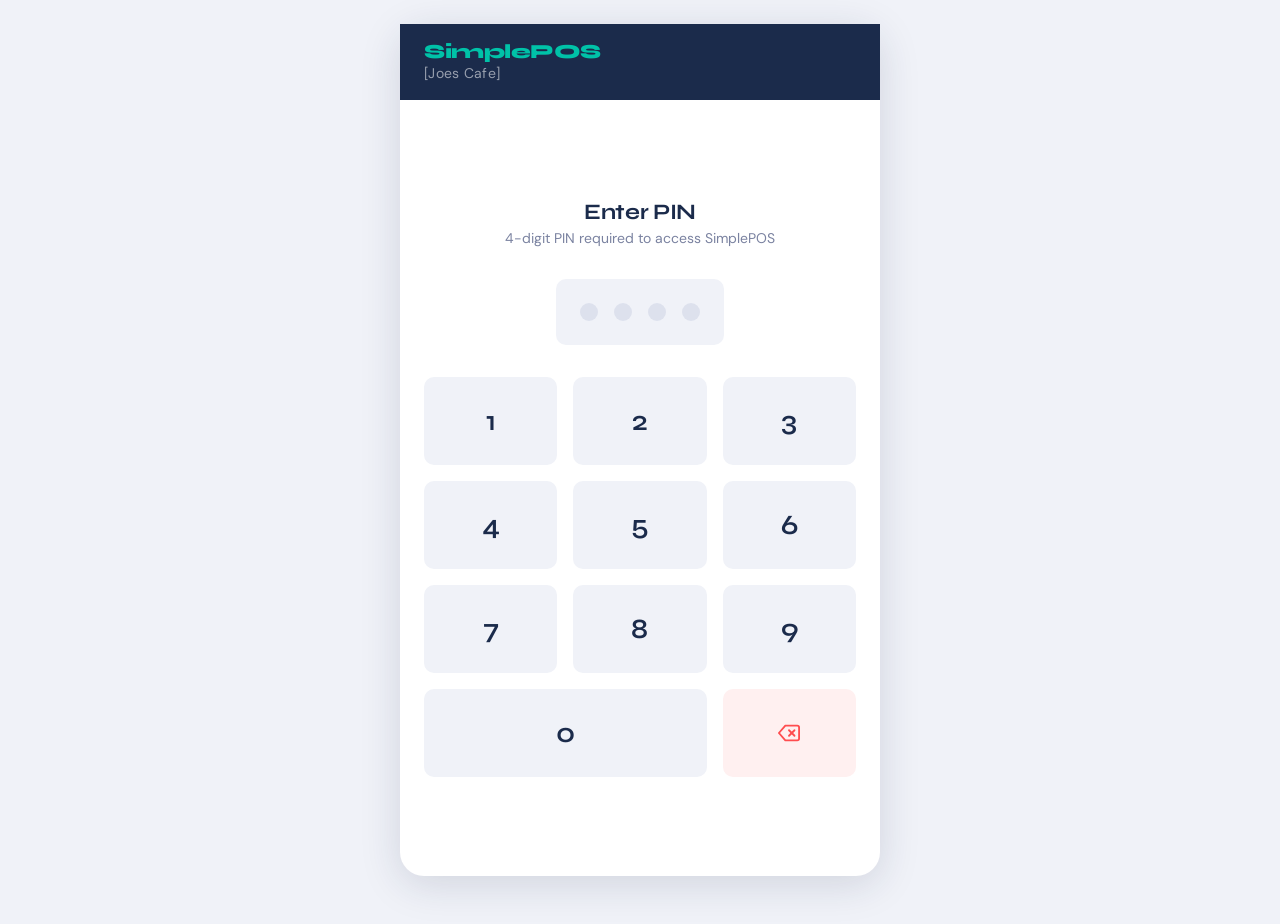
<file: index.html>
<!doctype html>
<html lang="en">
  <head>
    <meta charset="UTF-8" />
    <meta name="viewport" content="width=device-width, initial-scale=1.0" />
    <title>SimplePOS – Checkout</title>
    <link rel="stylesheet" href="css/style.css" />
  </head>
  <body>
    <div class="app-shell">
      <header class="app-header">
        <div class="logo">
          <span class="logo-name">SimplePOS</span>
          <span class="logo-merchant merchant-name">Loading...</span>
        </div>
        <div class="header-actions">
          <a
            href="pages/transactions.html"
            class="icon-btn"
            data-label="Transactions"
          >
            <svg
              width="20"
              height="20"
              viewBox="0 0 24 24"
              fill="none"
              stroke="currentColor"
              stroke-width="2"
              stroke-linecap="round"
              stroke-linejoin="round"
            >
              <circle cx="12" cy="12" r="10" />
              <polyline points="12 6 12 12 16 14" />
            </svg>
          </a>
          <button
            id="logoutBtn"
            class="icon-btn"
            data-label="Logout"
            type="button"
          >
            <svg
              width="20"
              height="20"
              viewBox="0 0 24 24"
              fill="none"
              stroke="currentColor"
              stroke-width="2"
              stroke-linecap="round"
              stroke-linejoin="round"
            >
              <path d="M9 21H5a2 2 0 0 1-2-2V5a2 2 0 0 1 2-2h4" />
              <polyline points="16 8 20 12 16 16" />
              <line x1="9" y1="12" x2="20" y2="12" />
            </svg>
          </button>
        </div>
      </header>

      <main class="app-main">
        <div>
          <p class="page-title">New Payment</p>
          <p class="page-subtitle">Enter the amount to charge</p>
        </div>

        <div class="amount-display">
          <div>
            <span class="currency-symbol">£</span
            ><span class="amount-value" id="amountDisplay">0.00</span>
          </div>
          <p class="amount-label">Amount to charge</p>
        </div>

        <div id="inlineError" class="inline-error">
          <span id="errorIcon"></span>
          <span id="errorMsg"></span>
        </div>

        <div class="numpad">
          <button class="numpad-btn" data-val="1">1</button>
          <button class="numpad-btn" data-val="2">2</button>
          <button class="numpad-btn" data-val="3">3</button>
          <button class="numpad-btn" data-val="4">4</button>
          <button class="numpad-btn" data-val="5">5</button>
          <button class="numpad-btn" data-val="6">6</button>
          <button class="numpad-btn" data-val="7">7</button>
          <button class="numpad-btn" data-val="8">8</button>
          <button class="numpad-btn" data-val="9">9</button>
          <button class="numpad-btn zero" data-val="0">0</button>
          <button
            class="numpad-btn delete"
            id="deleteBtn"
            type="button"
            title="Delete last digit"
            aria-label="Delete last digit"
          ></button>
        </div>

        <button class="btn btn-primary btn-large" id="chargeBtn" disabled>
          Charge Customer
          <svg
            width="20"
            height="20"
            viewBox="0 0 24 24"
            fill="none"
            stroke="currentColor"
            stroke-width="2.5"
            stroke-linecap="round"
            stroke-linejoin="round"
          >
            <polyline points="9 18 15 12 9 6" />
          </svg>
        </button>
      </main>
    </div>

    <script src="js/app.js"></script>
    <script>
      // Session guard
      if (sessionStorage.getItem("authenticated") !== "true") {
        window.location.href = "pages/login.html";
      }
    </script>
    <script>
      // Amount is stored in pence (integer) to avoid float issues
      let amountPence = 0;

      const display = document.getElementById("amountDisplay");
      const chargeBtn = document.getElementById("chargeBtn");
      const deleteBtn = document.getElementById("deleteBtn");
      const errBox = document.getElementById("inlineError");
      const errMsg = document.getElementById("errorMsg");
      const errIcon = document.getElementById("errorIcon");

      deleteBtn.innerHTML = icons.delete;
      errIcon.innerHTML = icons.alert;

      // Logout handler
      document.getElementById("logoutBtn").addEventListener("click", () => {
        sessionStorage.removeItem("authenticated");
        sessionStorage.clear();
        window.location.href = "pages/login.html";
      });

      function updateDisplay() {
        const pounds = (amountPence / 100).toFixed(2);
        display.textContent = pounds;
        chargeBtn.disabled = amountPence === 0;
        errBox.classList.remove("visible");
      }

      document.querySelectorAll(".numpad-btn[data-val]").forEach((btn) => {
        btn.addEventListener("click", () => {
          const val = btn.dataset.val;
          if (amountPence === 0 && val === "0") return; // no leading zeros
          if (amountPence.toString().length >= 7) return; // max £99,999.99
          amountPence = parseInt(amountPence.toString() + val, 10);
          updateDisplay();
        });
      });

      deleteBtn.addEventListener("click", () => {
        const str = amountPence.toString();
        amountPence = str.length <= 1 ? 0 : parseInt(str.slice(0, -1), 10);
        updateDisplay();
      });

      chargeBtn.addEventListener("click", () => {
        const amount = amountPence / 100;

        if (amount <= 0) {
          errMsg.textContent =
            "Invalid amount. Please enter an amount greater than £0.";
          errBox.classList.add("visible");
          return;
        }

        if (amount > 5000) {
          errMsg.textContent =
            "Transaction limit exceeded. Maximum charge is £5,000.";
          errBox.classList.add("visible");
          return;
        }

        session.set("pendingAmount", amount);
        window.location.href = "pages/payment-method.html";
      });
    </script>
  </body>
</html>
</file>
<file: css/style.css>
@import url("https://fonts.googleapis.com/css2?family=Syne:wght@400;500;600;700;800&family=DM+Sans:wght@300;400;500;600&display=swap");

/* ── Variables ── */
:root {
  --navy: #1b2b4b;
  --teal: #00c2a8;
  --teal-dark: #009e88;
  --green: #00c48c;
  --red: #ff4d4f;
  --bg: #f0f2f8;
  --surface: #ffffff;
  --border: #dde1ed;
  --text: #1a1a2e;
  --muted: #7a82a0;
  --shadow: 0 4px 24px rgba(27, 43, 75, 0.1);
  --shadow-lg: 0 8px 40px rgba(27, 43, 75, 0.15);
  --radius: 16px;
  --radius-sm: 10px;
}

/* ── Reset ── */
*,
*::before,
*::after {
  box-sizing: border-box;
  margin: 0;
  padding: 0;
}

html,
body {
  height: 100%;
  font-family: "DM Sans", sans-serif;
  background: var(--bg);
  color: var(--text);
  -webkit-font-smoothing: antialiased;
}

/* ── Layout ── */
.app-shell {
  min-height: 100vh;
  display: flex;
  flex-direction: column;
  max-width: 480px;
  margin: 0 auto;
  background: var(--surface);
  box-shadow: var(--shadow-lg);
  position: relative;
}

/* ── Header ── */
.app-header {
  background: var(--navy);
  padding: 18px 24px;
  display: flex;
  align-items: center;
  justify-content: space-between;
  position: sticky;
  top: 0;
  z-index: 100;
}

.app-header .logo {
  display: flex;
  flex-direction: column;
}

.app-header .logo-name {
  font-family: "Syne", sans-serif;
  font-weight: 800;
  font-size: 20px;
  color: var(--teal);
  letter-spacing: -0.5px;
  line-height: 1;
}

.app-header .logo-merchant {
  font-size: 14px;
  color: rgba(255, 255, 255, 0.55);
  font-weight: 400;
  margin-top: 2px;
  letter-spacing: 0.3px;
}

.app-header .logo-merchant::before {
  content: "[";
}

.app-header .logo-merchant::after {
  content: "]";
}

.app-header .header-actions {
  display: flex;
  gap: 8px;
  align-items: center;
}

.icon-btn {
  width: 48px;
  height: 48px;
  border-radius: 10px;
  border: none;
  background: rgba(255, 255, 255, 0.08);
  color: white;
  cursor: pointer;
  display: flex;
  align-items: center;
  justify-content: center;
  transition: background 0.2s;
  text-decoration: none;
  position: relative;
}

.icon-btn:hover {
  background: rgba(255, 255, 255, 0.16);
}

.icon-btn::after {
  content: attr(data-label);
  position: absolute;
  bottom: -36px;
  left: 50%;
  transform: translateX(-50%);
  background: var(--navy);
  color: white;
  font-size: 12px;
  font-weight: 500;
  padding: 6px 12px;
  border-radius: 6px;
  white-space: nowrap;
  opacity: 0;
  pointer-events: none;
  transition: opacity 0.2s;
  box-shadow: 0 2px 8px rgba(27, 43, 75, 0.2);
}

.icon-btn:hover::after {
  opacity: 1;
}

/* ── Modal ── */
.modal {
  position: fixed;
  top: 0;
  left: 0;
  width: 100%;
  height: 100%;
  display: flex;
  align-items: center;
  justify-content: center;
  z-index: 1000;
}

.modal-overlay {
  position: absolute;
  top: 0;
  left: 0;
  width: 100%;
  height: 100%;
  background: rgba(27, 43, 75, 0.4);
  -webkit-backdrop-filter: blur(2px);
  backdrop-filter: blur(2px);
}

.modal-content {
  position: relative;
  background: var(--surface);
  border-radius: var(--radius);
  box-shadow: var(--shadow-lg);
  max-width: 400px;
  width: 90%;
  animation: slideUp 0.3s ease;
}

@keyframes slideUp {
  from {
    opacity: 0;
    transform: translateY(20px);
  }
  to {
    opacity: 1;
    transform: translateY(0);
  }
}

.modal-header {
  padding: 24px 24px 16px;
  border-bottom: 1.5px solid var(--border);
}

.modal-title {
  font-family: "Syne", sans-serif;
  font-weight: 700;
  font-size: 18px;
  color: var(--navy);
  margin: 0;
}

.modal-body {
  padding: 24px 24px;
  font-size: 14px;
  color: var(--text);
  line-height: 1.6;
}

.modal-amount {
  font-family: "Syne", sans-serif;
  font-weight: 700;
  color: var(--navy);
}

.modal-footer {
  padding: 16px 24px 24px;
  display: flex;
  gap: 12px;
  justify-content: flex-end;
}

/* ── Main content ── */
.app-main {
  flex: 1;
  padding: 28px 24px;
  display: flex;
  flex-direction: column;
  gap: 20px;
}

/* ── Page title ── */
.page-title {
  font-family: "Syne", sans-serif;
  font-weight: 700;
  font-size: 22px;
  color: var(--navy);
  letter-spacing: -0.3px;
}

.page-subtitle {
  font-size: 14px;
  color: var(--muted);
  margin-top: 4px;
}

/* ── Cards ── */
.card {
  background: var(--surface);
  border: 1.5px solid var(--border);
  border-radius: var(--radius);
  padding: 24px;
}

.card-flat {
  background: var(--bg);
  border-radius: var(--radius);
  padding: 24px;
}

/* ── Amount Display ── */
.amount-display {
  background: var(--navy);
  border-radius: var(--radius);
  padding: 32px 24px;
  text-align: center;
  position: relative;
  overflow: hidden;
}

.amount-display::before {
  content: "";
  position: absolute;
  top: -40px;
  right: -40px;
  width: 160px;
  height: 160px;
  background: radial-gradient(
    circle,
    rgba(0, 194, 168, 0.15) 0%,
    transparent 70%
  );
  border-radius: 50%;
}

.amount-display .currency-symbol {
  font-family: "Syne", sans-serif;
  font-size: 28px;
  font-weight: 700;
  color: rgba(255, 255, 255, 0.5);
  vertical-align: super;
  line-height: 1;
}

.amount-display .amount-value {
  font-family: "Syne", sans-serif;
  font-size: 64px;
  font-weight: 800;
  color: white;
  letter-spacing: -2px;
  line-height: 1.1;
  max-width: 100%;
  overflow: hidden;
  word-break: break-word;
  word-wrap: break-word;
  display: block;
}

.amount-display .amount-label {
  font-size: 12px;
  color: rgba(255, 255, 255, 0.4);
  margin-top: 8px;
  text-transform: uppercase;
  letter-spacing: 1.5px;
}

/* ── Numpad ── */
.numpad {
  display: grid;
  grid-template-columns: repeat(3, 1fr);
  gap: 16px;
  width: 100%;
}

.numpad-btn {
  height: 88px;
  border: none;
  border-radius: var(--radius-sm);
  background: var(--bg);
  font-family: "Syne", sans-serif;
  font-size: 28px;
  font-weight: 600;
  color: var(--navy);
  cursor: pointer;
  transition: all 0.15s;
  display: flex;
  align-items: center;
  justify-content: center;
  -webkit-tap-highlight-color: transparent;
}

.numpad-btn:active {
  background: var(--navy);
  color: white;
  transform: scale(0.96);
}

.numpad-btn.delete {
  background: #fff0f0;
  color: var(--red);
}

.numpad-btn.delete:active {
  background: var(--red);
  color: white;
}

.numpad-btn.zero {
  grid-column: span 2;
}

/* ── Buttons ── */
.btn {
  width: 100%;
  padding: 18px 24px;
  border: none;
  border-radius: var(--radius-sm);
  font-family: "DM Sans", sans-serif;
  font-size: 16px;
  font-weight: 600;
  cursor: pointer;
  transition: all 0.2s;
  display: flex;
  align-items: center;
  justify-content: center;
  gap: 10px;
  text-decoration: none;
  -webkit-tap-highlight-color: transparent;
}

.btn-primary {
  background: var(--teal);
  color: white;
  box-shadow: 0 4px 16px rgba(0, 194, 168, 0.35);
}

.btn-primary:hover {
  background: var(--teal-dark);
  transform: translateY(-1px);
}
.btn-primary:active {
  transform: translateY(0);
}

.btn-secondary {
  background: var(--bg);
  color: var(--navy);
  border: 1.5px solid var(--border);
}

.btn-secondary:hover {
  background: var(--border);
}

.btn-danger {
  background: #fff0f0;
  color: var(--red);
  border: 1.5px solid #ffd6d6;
}

.btn-danger:hover {
  background: var(--red);
  color: white;
}

.btn-navy {
  background: var(--navy);
  color: white;
}

.btn-navy:hover {
  background: #243860;
}

.btn-large {
  padding: 22px 24px;
  font-size: 18px;
  border-radius: var(--radius);
}

.btn:disabled {
  opacity: 0.45;
  cursor: not-allowed;
  transform: none !important;
}

/* ── Payment Method Cards ── */
.method-card {
  border: 2px solid var(--border);
  border-radius: var(--radius);
  padding: 24px;
  cursor: pointer;
  transition: all 0.2s;
  display: flex;
  align-items: center;
  gap: 18px;
  background: var(--surface);
  text-decoration: none;
  color: inherit;
}

.method-card:hover {
  border-color: var(--teal);
  box-shadow: 0 0 0 4px rgba(0, 194, 168, 0.08);
  transform: translateY(-2px);
}

.method-icon {
  width: 56px;
  height: 56px;
  border-radius: 14px;
  background: var(--navy);
  display: flex;
  align-items: center;
  justify-content: center;
  flex-shrink: 0;
}

.method-icon svg {
  color: var(--teal);
}

.method-info .method-title {
  font-family: "Syne", sans-serif;
  font-size: 17px;
  font-weight: 700;
  color: var(--navy);
}

.method-info .method-desc {
  font-size: 13px;
  color: var(--muted);
  margin-top: 3px;
}

/* ── Status screens ── */
.status-screen {
  flex: 1;
  display: flex;
  flex-direction: column;
  align-items: center;
  justify-content: center;
  text-align: center;
  padding: 40px 24px;
  gap: 20px;
}

.status-icon {
  width: 88px;
  height: 88px;
  border-radius: 50%;
  display: flex;
  align-items: center;
  justify-content: center;
  margin-bottom: 8px;
}

.status-icon.success {
  background: rgba(0, 196, 140, 0.12);
}
.status-icon.error {
  background: rgba(255, 77, 79, 0.1);
}
.status-icon.pending {
  background: rgba(27, 43, 75, 0.08);
}

.status-title {
  font-family: "Syne", sans-serif;
  font-size: 26px;
  font-weight: 800;
  color: var(--navy);
  letter-spacing: -0.5px;
}

.status-subtitle {
  font-size: 15px;
  color: var(--muted);
  max-width: 280px;
  line-height: 1.6;
}

/* ── Transaction list ── */
.txn-list {
  display: flex;
  flex-direction: column;
  gap: 10px;
}

.txn-item {
  display: flex;
  align-items: center;
  justify-content: space-between;
  padding: 16px 18px;
  background: var(--surface);
  border: 1.5px solid var(--border);
  border-radius: var(--radius-sm);
  cursor: pointer;
  transition: all 0.15s;
  text-decoration: none;
  color: inherit;
}

.txn-item:hover {
  border-color: var(--teal);
  box-shadow: 0 2px 12px rgba(0, 194, 168, 0.1);
}

.txn-left {
  display: flex;
  align-items: center;
  gap: 14px;
}

.txn-method-icon {
  width: 42px;
  height: 42px;
  border-radius: 10px;
  background: var(--bg);
  display: flex;
  align-items: center;
  justify-content: center;
  flex-shrink: 0;
}

.txn-ref {
  font-family: "Syne", sans-serif;
  font-size: 14px;
  font-weight: 700;
  color: var(--navy);
}

.txn-time {
  font-size: 12px;
  color: var(--muted);
  margin-top: 2px;
}

.txn-right {
  text-align: right;
}

.txn-amount {
  font-family: "Syne", sans-serif;
  font-size: 16px;
  font-weight: 700;
  color: var(--navy);
}

/* ── Badges ── */
.badge {
  display: inline-flex;
  align-items: center;
  gap: 4px;
  padding: 3px 10px;
  border-radius: 20px;
  font-size: 11px;
  font-weight: 600;
  text-transform: uppercase;
  letter-spacing: 0.5px;
  margin-top: 4px;
}

.badge-success {
  background: rgba(0, 196, 140, 0.12);
  color: #009e6a;
}
.badge-failed {
  background: rgba(255, 77, 79, 0.1);
  color: var(--red);
}
.badge-refunded {
  background: rgba(122, 130, 160, 0.12);
  color: var(--muted);
}

/* ── Detail rows ── */
.detail-row {
  display: flex;
  justify-content: space-between;
  align-items: center;
  padding: 14px 0;
  border-bottom: 1px solid var(--border);
}

.detail-row:last-child {
  border-bottom: none;
}

.detail-label {
  font-size: 13px;
  color: var(--muted);
  font-weight: 500;
}

.detail-value {
  font-size: 14px;
  font-weight: 600;
  color: var(--navy);
  text-align: right;
  max-width: 180px;
  overflow: hidden;
  word-break: break-word;
  word-wrap: break-word;
}

/* ── QR code ── */
.qr-wrapper {
  display: flex;
  flex-direction: column;
  align-items: center;
  gap: 16px;
}

.qr-box {
  width: 200px;
  height: 200px;
  background: white;
  border: 3px solid var(--navy);
  border-radius: 16px;
  display: flex;
  align-items: center;
  justify-content: center;
  padding: 12px;
}

.qr-box svg {
  width: 100%;
  height: 100%;
}

.countdown-ring {
  position: relative;
  width: 64px;
  height: 64px;
}

.countdown-ring svg {
  transform: rotate(-90deg);
}

.countdown-ring .ring-bg {
  fill: none;
  stroke: var(--border);
  stroke-width: 4;
}

.countdown-ring .ring-progress {
  fill: none;
  stroke: var(--teal);
  stroke-width: 4;
  stroke-linecap: round;
  transition: stroke-dashoffset 1s linear;
}

.countdown-number {
  position: absolute;
  inset: 0;
  display: flex;
  align-items: center;
  justify-content: center;
  font-family: "Syne", sans-serif;
  font-size: 20px;
  font-weight: 800;
  color: var(--navy);
}

/* ── Card waiting ── */
.card-wait {
  display: flex;
  flex-direction: column;
  align-items: center;
  gap: 20px;
  padding: 32px 0;
}

.pulse-ring {
  position: relative;
  width: 120px;
  height: 120px;
  display: flex;
  align-items: center;
  justify-content: center;
}

.pulse-ring::before,
.pulse-ring::after {
  content: "";
  position: absolute;
  border-radius: 50%;
  border: 2px solid var(--teal);
  animation: pulse-out 2s ease-out infinite;
}

.pulse-ring::after {
  animation-delay: 1s;
}

@keyframes pulse-out {
  0% {
    width: 60px;
    height: 60px;
    opacity: 0.8;
  }
  100% {
    width: 120px;
    height: 120px;
    opacity: 0;
  }
}

.card-icon-center {
  width: 64px;
  height: 64px;
  background: var(--navy);
  border-radius: 16px;
  display: flex;
  align-items: center;
  justify-content: center;
  z-index: 1;
}

/* ── Spinner ── */
.spinner {
  width: 48px;
  height: 48px;
  border: 3px solid var(--border);
  border-top-color: var(--teal);
  border-radius: 50%;
  animation: spin 0.8s linear infinite;
}

@keyframes spin {
  to {
    transform: rotate(360deg);
  }
}

/* ── Amount summary strip ── */
.amount-strip {
  background: var(--navy);
  border-radius: var(--radius-sm);
  padding: 14px 18px;
  display: flex;
  justify-content: space-between;
  align-items: center;
}

.amount-strip .strip-label {
  font-size: 12px;
  color: rgba(255, 255, 255, 0.5);
  text-transform: uppercase;
  letter-spacing: 1px;
}

.amount-strip .strip-amount {
  font-family: "Syne", sans-serif;
  font-size: 22px;
  font-weight: 800;
  color: white;
  max-width: 200px;
  overflow: hidden;
  word-break: break-word;
  word-wrap: break-word;
  line-height: 1.1;
  display: block;
}

/* ── Toast / inline error ── */
.inline-error {
  background: #fff0f0;
  border: 1.5px solid #ffd6d6;
  border-radius: var(--radius-sm);
  padding: 14px 18px;
  font-size: 14px;
  color: var(--red);
  font-weight: 500;
  display: none;
  align-items: center;
  gap: 10px;
}

.inline-error.visible {
  display: flex;
}

.error-close-btn {
  border: none;
  background: none;
  color: var(--red);
  cursor: pointer;
  padding: 4px;
  display: flex;
  align-items: center;
  justify-content: center;
  transition: all 0.15s;
  flex-shrink: 0;
}

.error-close-btn:active {
  transform: scale(0.9);
  opacity: 0.7;
}

/* ── Empty state ── */
.empty-state {
  display: flex;
  flex-direction: column;
  align-items: center;
  justify-content: center;
  padding: 60px 24px;
  gap: 12px;
  text-align: center;
}

.empty-state svg {
  color: var(--border);
}

.empty-state p {
  font-size: 14px;
  color: var(--muted);
}

/* ── Back button ── */
.back-btn {
  display: inline-flex;
  align-items: center;
  gap: 8px;
  padding: 12px 16px;
  border-radius: var(--radius-sm);
  font-size: 15px;
  font-weight: 600;
  color: var(--navy);
  background: var(--bg);
  text-decoration: none;
  margin-bottom: 12px;
  transition: all 0.2s;
  border: 1.5px solid transparent;
}

.back-btn:hover {
  background: var(--border);
  border-color: var(--border);
}

/* ── Divider ── */
.divider {
  height: 1px;
  background: var(--border);
  margin: 4px 0;
}

/* ── Filters ── */
.filters-card {
  background: var(--bg);
  border-radius: var(--radius-sm);
  padding: 16px;
  display: flex;
  flex-direction: column;
  gap: 12px;
}

.filter-row {
  display: flex;
  gap: 12px;
  align-items: flex-end;
}

.filter-group {
  flex: 1;
  display: flex;
  flex-direction: column;
  gap: 6px;
}

.filter-label {
  font-size: 12px;
  font-weight: 600;
  color: var(--muted);
  text-transform: uppercase;
  letter-spacing: 0.5px;
}

.filter-input {
  padding: 10px 12px;
  border: 1.5px solid var(--border);
  border-radius: 8px;
  font-size: 14px;
  font-family: "DM Sans", sans-serif;
  color: var(--text);
  background: white;
  transition: border-color 0.2s;
}

.filter-input:focus {
  outline: none;
  border-color: var(--teal);
  box-shadow: 0 0 0 3px rgba(0, 194, 168, 0.1);
}

.filter-input::placeholder {
  color: var(--muted);
}

/* ── Daily Transaction Groups ── */
.txn-day-group {
  display: flex;
  flex-direction: column;
  gap: 8px;
  margin-bottom: 16px;
}

.txn-day-header {
  font-family: "Syne", sans-serif;
  font-weight: 700;
  font-size: 13px;
  color: var(--muted);
  text-transform: uppercase;
  letter-spacing: 0.5px;
  padding: 8px 12px 0;
  margin: 0;
}

/* ── Login PIN Display ── */
.login-pin-display {
  padding: 24px;
  background: var(--bg);
  border-radius: var(--radius-sm);
  display: flex;
  justify-content: center;
}

.pin-dots {
  display: flex;
  gap: 16px;
}

.pin-dot {
  width: 18px;
  height: 18px;
  border-radius: 50%;
  background: var(--border);
  transition: all 0.2s ease;
  position: relative;
}

.pin-dot.filled {
  background: var(--teal);
  box-shadow: 0 0 0 2px rgba(0, 194, 168, 0.3);
}

/* ── Responsive ── */
@media (min-width: 480px) {
  .app-shell {
    margin: 24px auto;
    min-height: calc(100vh - 48px);
    border-radius: 24px;
  }
}

@media (max-width: 360px) {
  .numpad-btn {
    height: 60px;
    font-size: 20px;
  }
  .amount-display .amount-value {
    font-size: 52px;
  }
}
</file>
